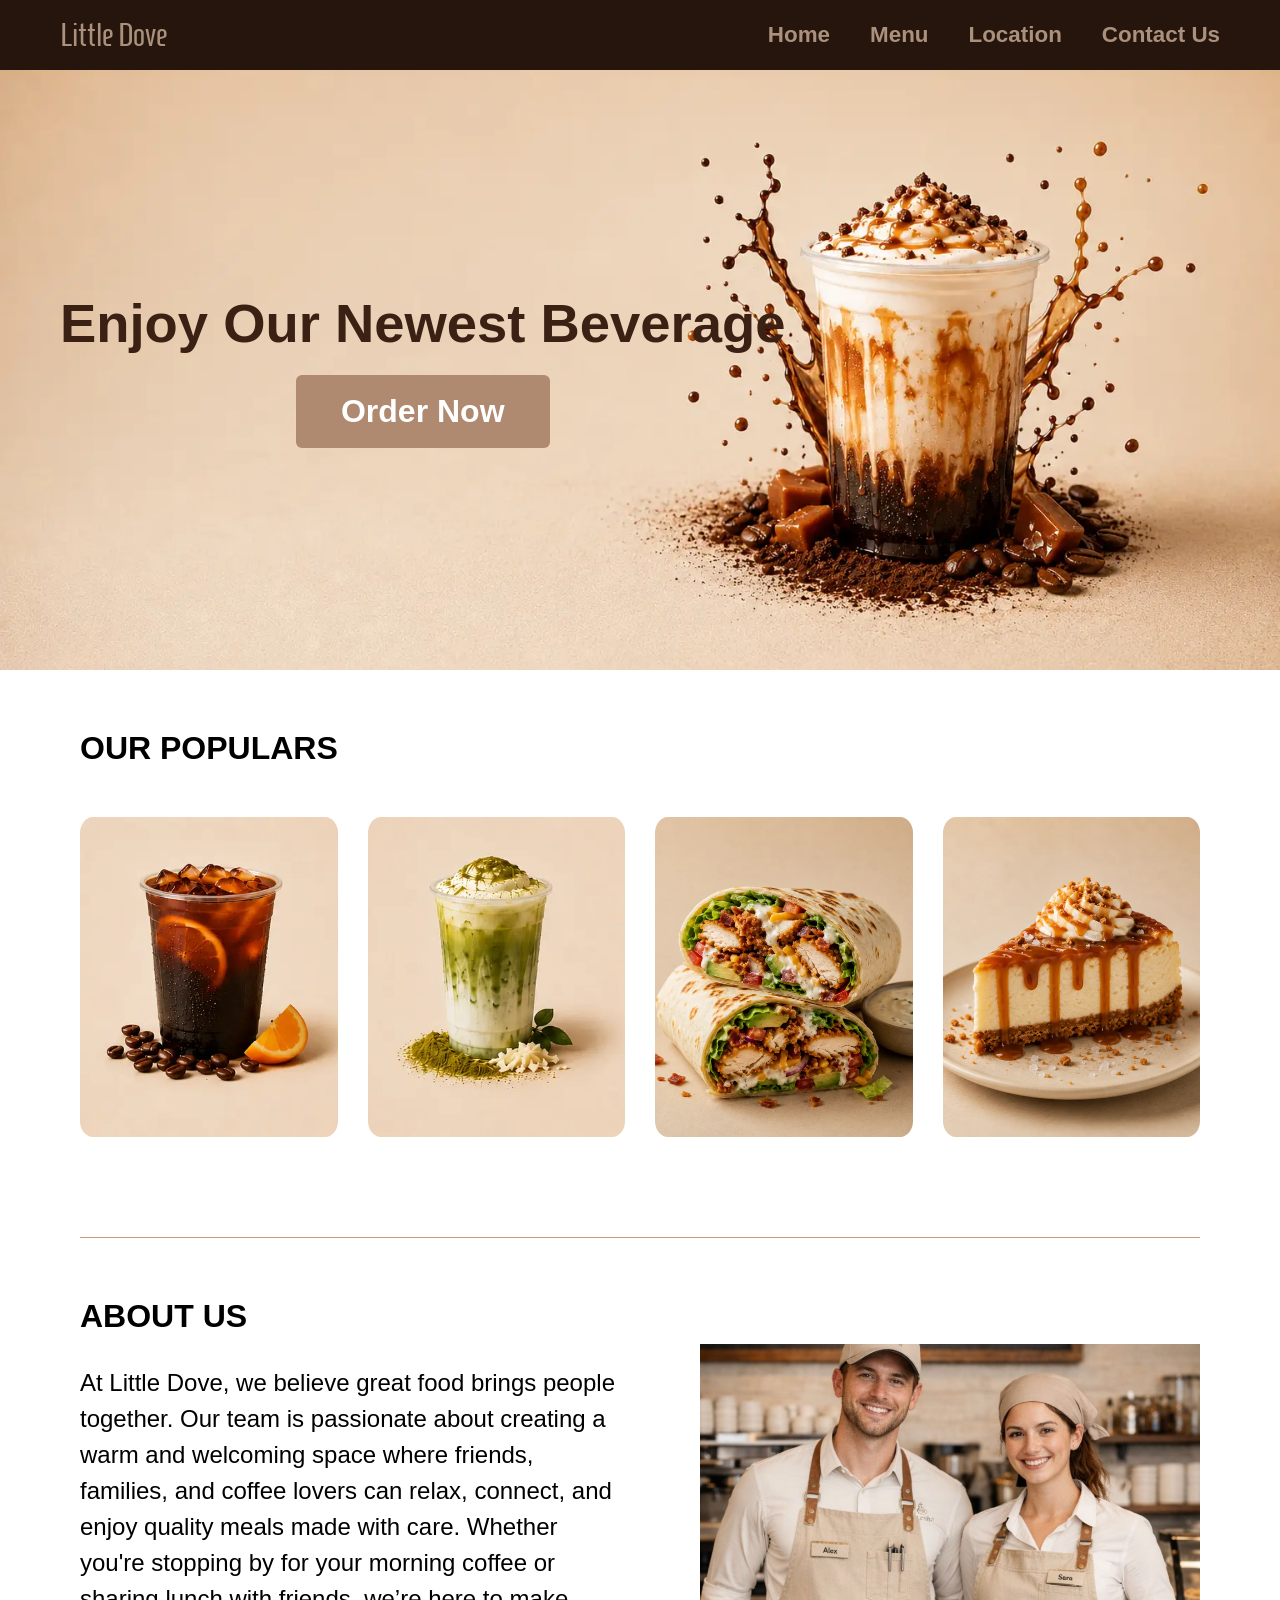
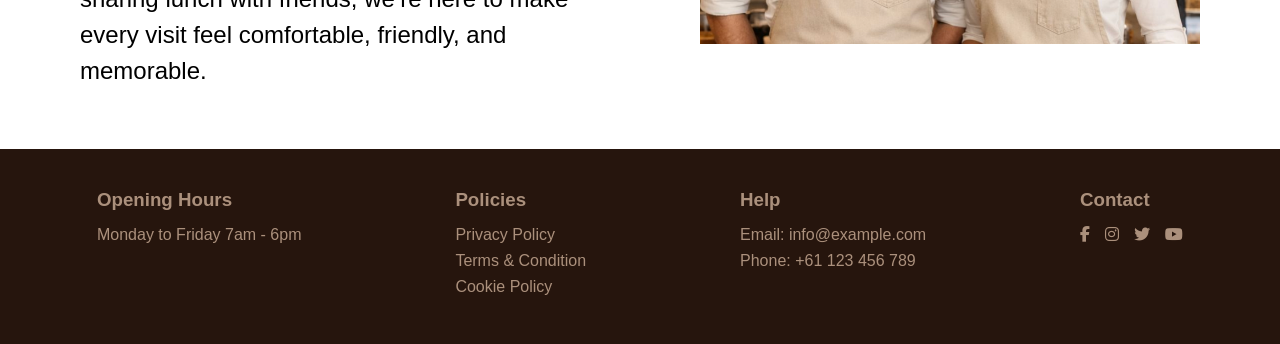
<file: index.html>
<!DOCTYPE html>
<html lang="en">
 <meta charset="UTF-8">
  <meta name="description" content="Littel Dove is a cosy local cafe in Moorabbin serving coffee, parteies, breakfast, desserts and fresh cafe meals.">
  <meta name="viewport" content="width=device-width, initial-scale=1.0">
    
  <link rel="stylesheet" href="https://cdnjs.cloudflare.com/ajax/libs/font-awesome/6.5.0/css/all.min.css">
  <!-- Google tag (gtag.js) -->
<script async src="https://www.googletagmanager.com/gtag/js?id=G-ELWLPJJBBT"></script>
<script>
  window.dataLayer = window.dataLayer || [];
  function gtag(){dataLayer.push(arguments);}
  gtag('js', new Date());

  gtag('config', 'G-ELWLPJJBBT');
</script>
  <link rel="stylesheet" href="style.css">

  <title>Little Dove Cafe | Best Cafe in Moorabbin</title>
</head>
<body>

  <!-- Navbar -->
  <nav class="navbar">
    <div class="logo">
        <a href="index.html">Little Dove</a>
    </div>

    <div>
      <ul class="nav-links">
        <li><a href="index.html">Home</a></li>
        <li><a href="menu.html">Menu</a></li>
        <li><a href="location.html">Location</a></li> 
        <li><a href="location.html#contact">Contact Us</a></li>
      </ul>
    </div>
 </nav>

  <!-- Hero/call to action -->
  <section class="hero">
    <img src="./img/saltedcaramelfrappe2.webp" alt="New coffee" class="hero-image">
    <div class="hero-overlay">
      <div class="hero-content">
        <h1>Enjoy Our Newest Beverage</h1>
        <p>
          <a href="menu.html" class="hero-button">Order Now</a>
        </p>
      </div>
    </div>
  </section>

  <!-- Main Content -->
  <main class="main-content">

    <!-- Popular Items -->
    <section class="popular">
      <h2>OUR POPULARS</h2>

      <div class="items-grid">
        <div class="item-card"><img src="./img/citrus.webp" alt="Citrus Cold Brew"></div>
        <div class="item-card"><img src="./img/Matcha.webp" alt="Matcha Cream Latte"></div>
        <div class="item-card"><img src="./img/crispychickenwrap.webp" alt="Crsipy Chicken Ranch Wrap"></div>
        <div class="item-card"><img src="./img/saltedcaramelcheesecake.webp" alt="Salted Caramel Cheesecake"></div>
      </div>
    </section>

    <!-- About -->
    <section class="about">
      <div class="about-text">
        <h2>ABOUT US</h2>

        <p> 
          At Little Dove, we believe great food brings people together. Our team is passionate about creating a warm and welcoming space where friends, families, and coffee lovers can relax, connect, and enjoy quality meals made with care. Whether you're stopping by for your morning coffee or sharing lunch with friends, we’re here to make every visit feel comfortable, friendly, and memorable.
        </p>
      </div>

      <div class="about-image">
        <img src="./img/team.webp" alt="Two baristas representing the team">
      </div>
    </section>

  </main>

  <!-- Footer -->
  <footer class="footer">

    <div class="footer-column">
        <h3>Opening Hours</h3>
        <a href="#">Monday to Friday     7am - 6pm</a>
    </div>
    
    <div class="footer-column">
        <h3>Policies</h3>
        <a href="#">Privacy Policy</a>
        <a href="#">Terms & Condition</a>
        <a href="#">Cookie Policy</a>
    </div>

    <div class="footer-column">
        <h3>Help</h3>
        <a href="#">Email: info@example.com</a>
        <a href="#">Phone: +61 123 456 789</a>
    </div>
    
    <div class="footer-column contact">
        <h3>Contact</h3>
        <div class="icons">
              <a href="#"><i class="fab fa-facebook-f"></i></a>
              <a href="https://www.instagram.com/?flo=true" target="_blank"><i class="fab fa-instagram"></i></a>
              <a href="#"><i class="fab fa-twitter"></i></a>
              <a href="#"><i class="fab fa-youtube"></i></a>
        </div>
     </div>
</footer>

</body>
</html>
</file>
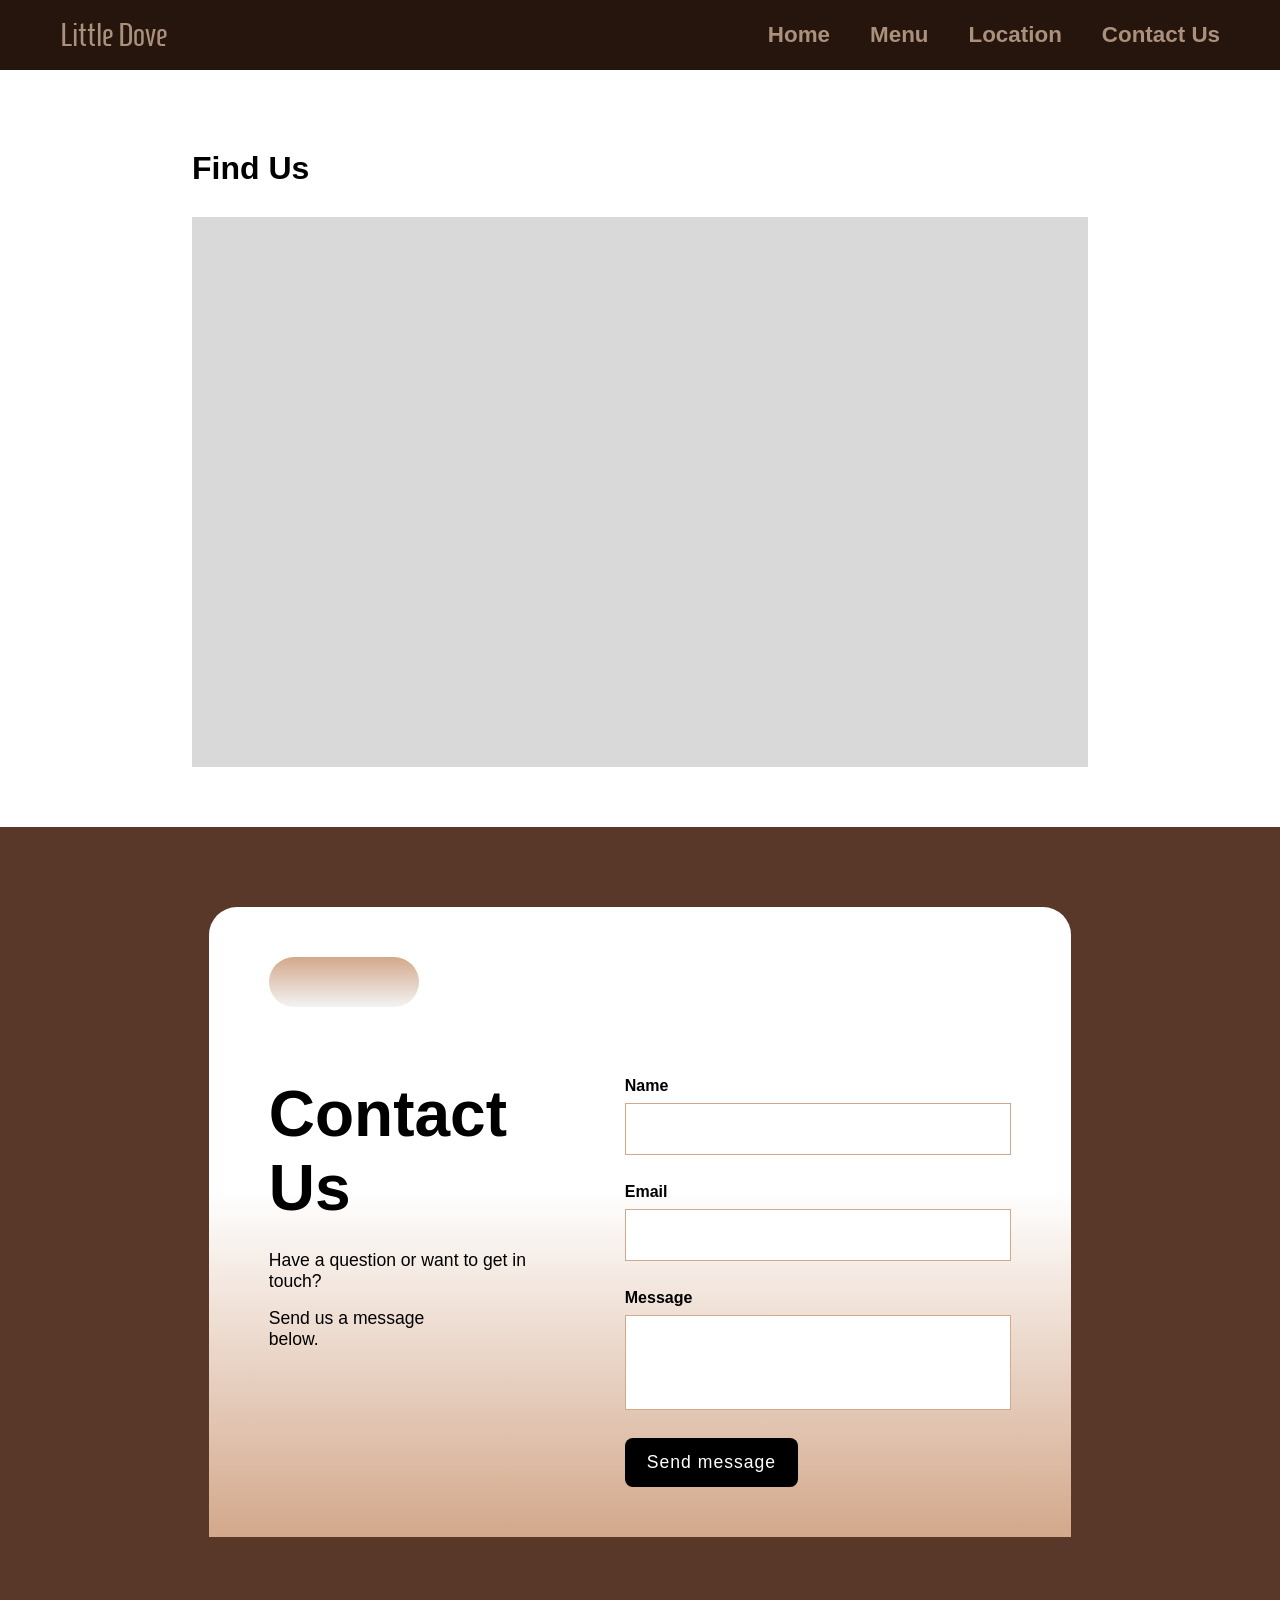
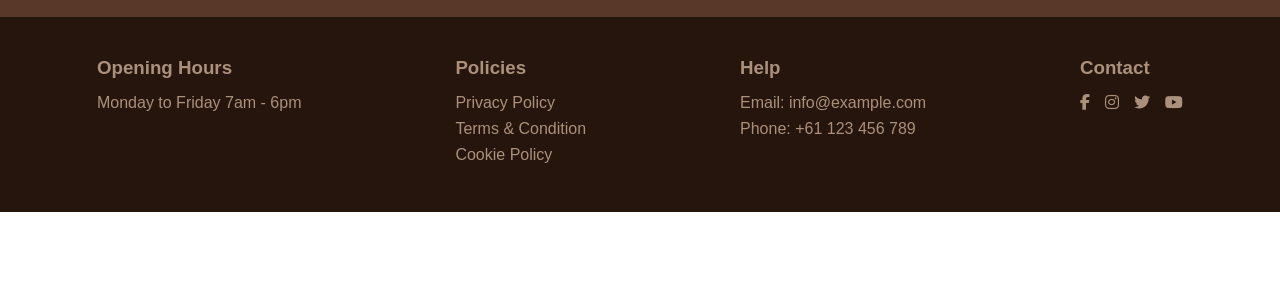
<file: location.html>
<!DOCTYPE html>
<html lang="en">
<head>
  <meta charset="UTF-8">
  <meta name="description" content="Find Little Dove Cafe in Moorabbin. View our location, opening hours and contact details for coffee, breakfast and desserts.">
  <meta name="viewport" content="width=device-width, initial-scale=1.0">
  
  <link rel="stylesheet" href="style.css">
  <link rel="stylesheet" href="https://cdnjs.cloudflare.com/ajax/libs/font-awesome/6.5.0/css/all.min.css">

  <!-- Google tag (gtag.js) -->
<script async src="https://www.googletagmanager.com/gtag/js?id=G-ELWLPJJBBT"></script>
<script>
  window.dataLayer = window.dataLayer || [];
  function gtag(){dataLayer.push(arguments);}
  gtag('js', new Date());

  gtag('config', 'G-ELWLPJJBBT');
</script>
  <title>Little Dove Location | Local cafe Near Me in Moorabbin</title>
</head>
<body>

<!-- NAVIGATION -->
<nav class="navbar">
    <div class="logo">
      <a href="index.html">Little Dove</a>
    </div>

     <div>
       <ul class="nav-links">
        <li><a href="index.html">Home</a></li>
        <li><a href="menu.html">Menu</a></li>
        <li><a href="location.html">Location</a></li> 
        <li><a href="location.html#contact">Contact Us</a></li>
      </ul>
    </div>
  </nav>

<!-- LOCATION -->
<main class="location-page">
    <section class="location-section">
      <h1>Find Us</h1>

      <div class="map-box">
        <iframe
        src="https://www.google.com/maps?q=Moorabin%20VIC&output=embed"
        width="100%"
        height="100%"
        style="border:0;"
        allowfullscreen=""
        loading="lazy">
       </iframe>
     </div>
    </section>


<!-- Contact Form -->
<section class="chat-section" id="contact">
        <div class="chat-card">
           <div class="chat-top">
              <div class="chat-logo"></div>
    </div>

    <div class="chat-content">
      <div class="chat-text">
        <h2>Contact Us</h2>
        <p>Have a question or want to get in touch?</p>
        <p>Send us a message below.</p>
      </div>

      <form class="chat-form">
        <label for="name">Name</label>
        <input type="text" id="name" name="name">

        <label for="email">Email</label>
        <input type="email" id="email" name="email">

        <label for="message">Message</label>
        <textarea id="message" name="message"></textarea>

        <button type="submit">Send message</button>
      </form>
    </div>
  </div>
</section>
  

<!-- Footer -->
 <footer class="footer">

    <div class="footer-column">
        <h3>Opening Hours</h3>
        <a href="#">Monday to Friday     7am - 6pm</a>
    </div>
    
    <div class="footer-column">
        <h3>Policies</h3>
        <a href="#">Privacy Policy</a>
        <a href="#">Terms & Condition</a>
        <a href="#">Cookie Policy</a>
    </div>

    <div class="footer-column">
        <h3>Help</h3>
        <a href="#">Email: info@example.com</a>
        <a href="#">Phone: +61 123 456 789</a>
    </div>
    
    <div class="footer-column contact">
        <h3>Contact</h3>
        <div class="icons">
              <a href="#"><i class="fab fa-facebook-f"></i></a>
              <a href="https://www.instagram.com/?flo=true" target="_blank"><i class="fab fa-instagram"></i></a>
              <a href="#"><i class="fab fa-twitter"></i></a>
              <a href="#"><i class="fab fa-youtube"></i></a>
        </div>
     </div>
</footer>
</body>
</html>
</file>
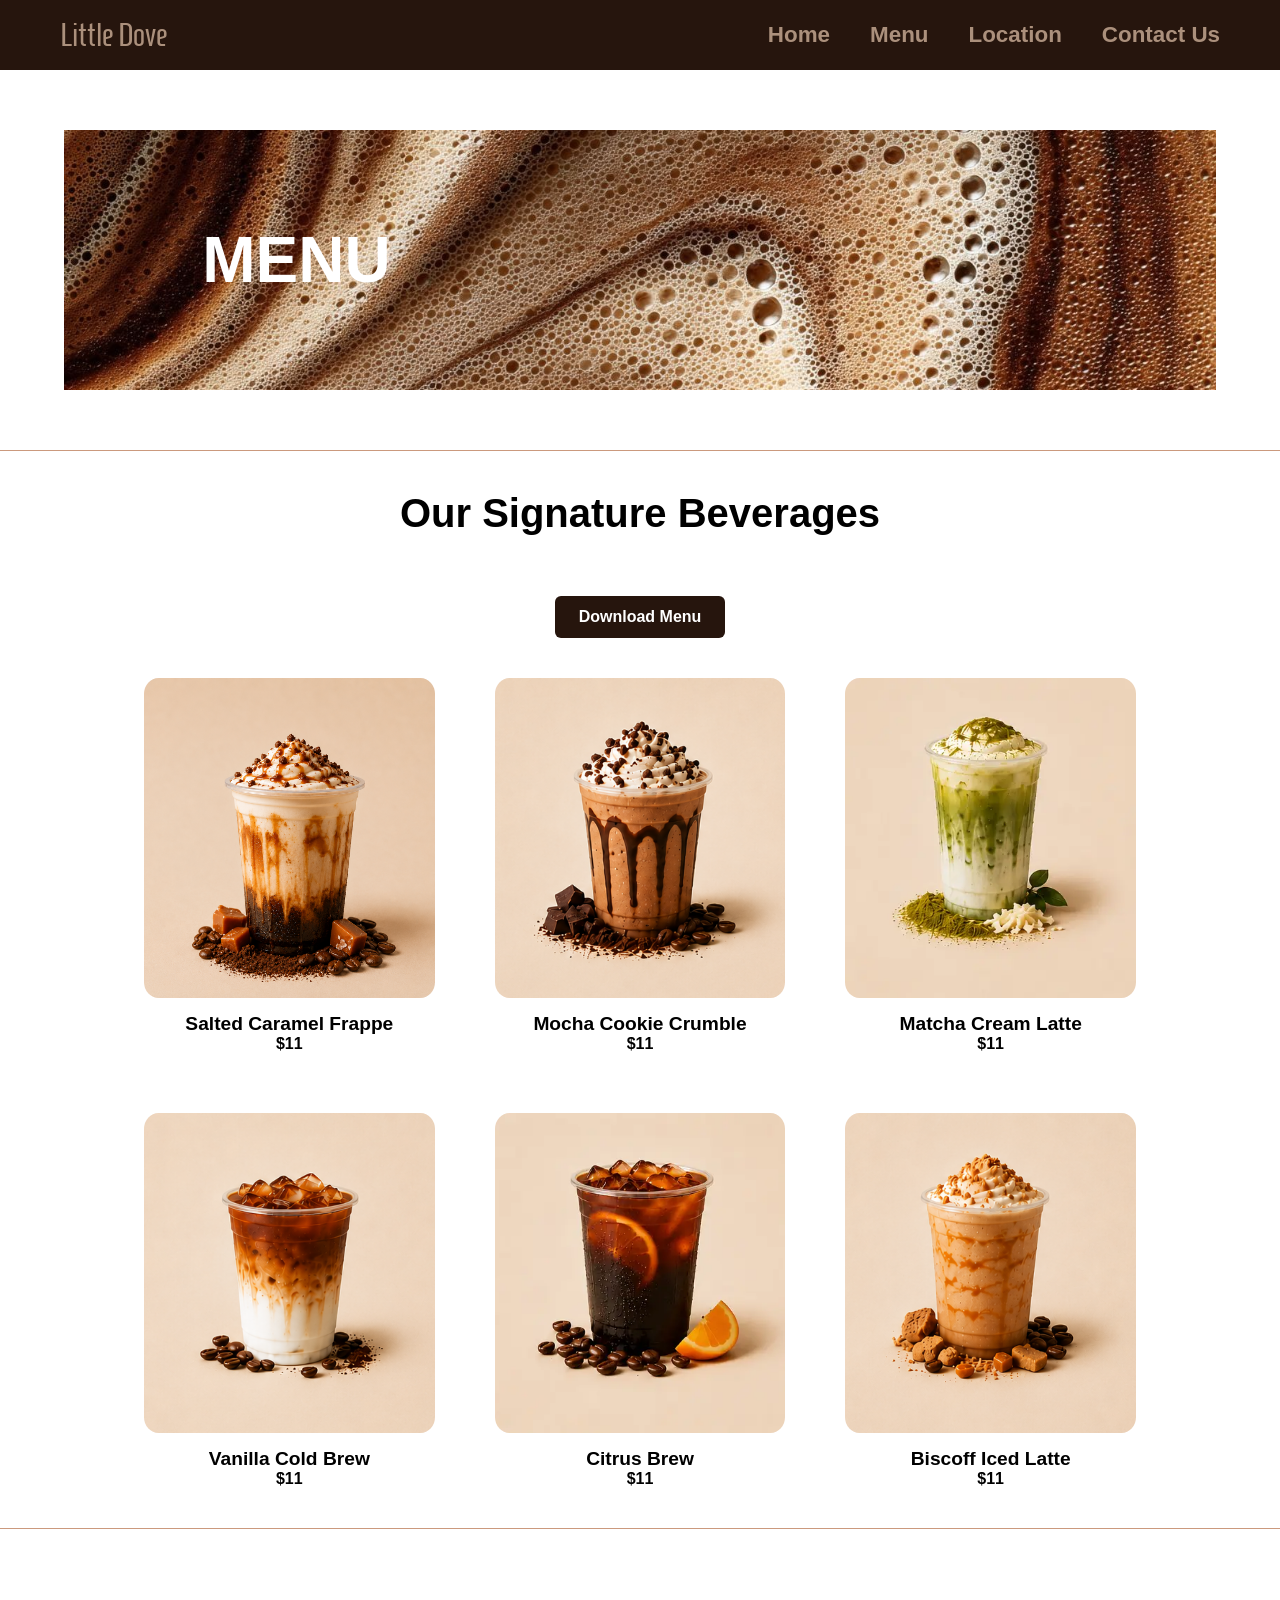
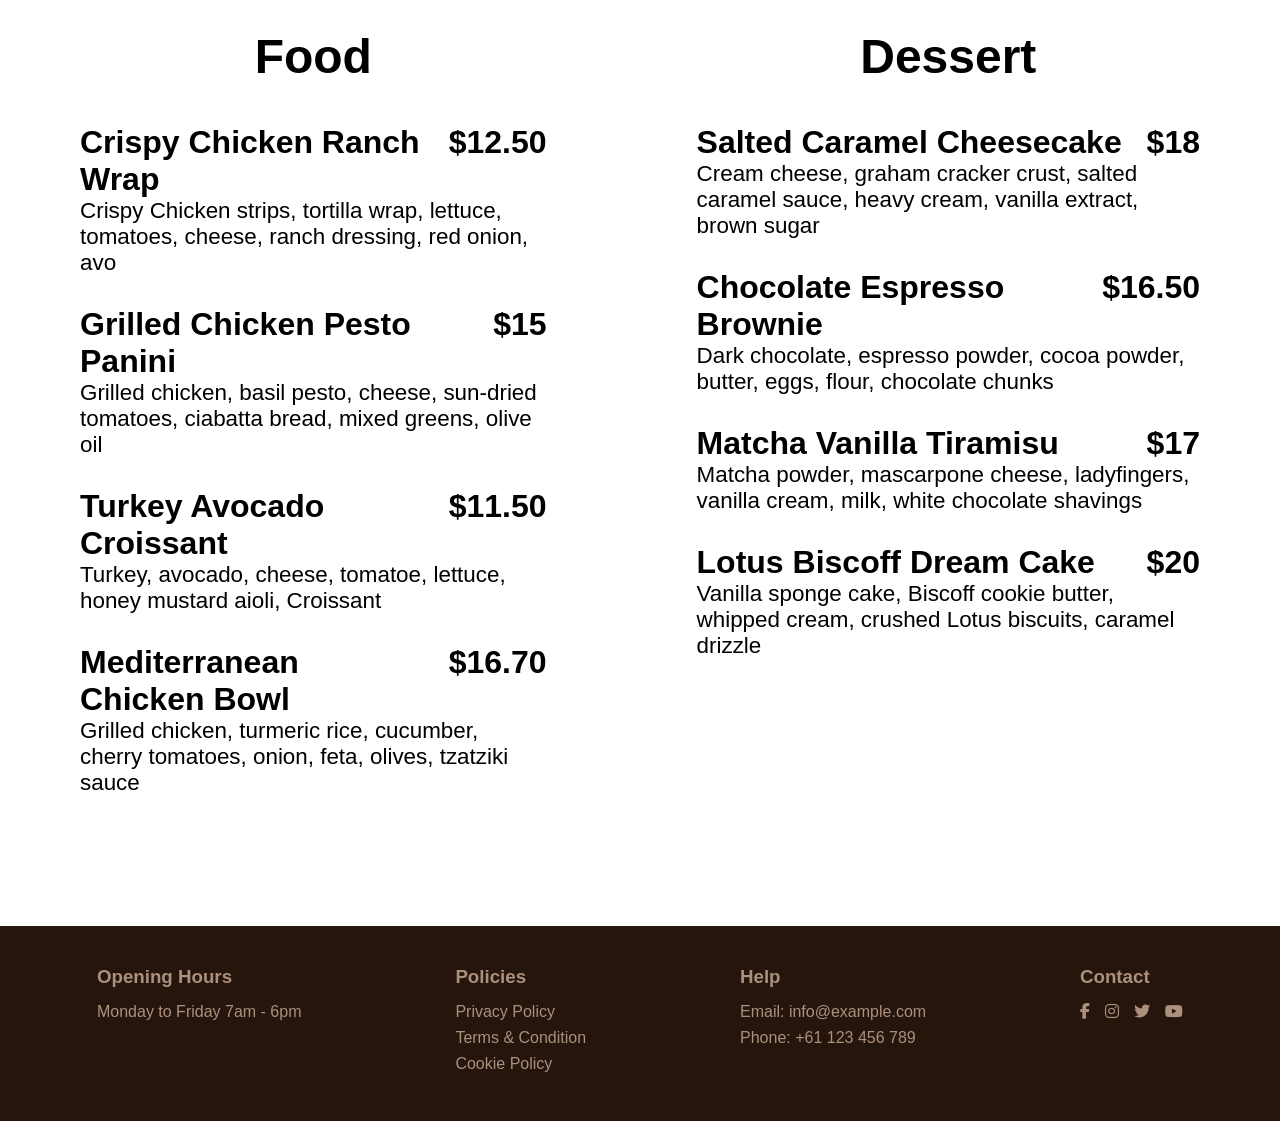
<file: menu.html>
<!DOCTYPE html>
<html lang="en">
<head>

  <meta charset="UTF-8">
  <meta name="description" content="View the Little Dove Moorabbin cafe menu with fresh signature drinks, coffee, food, desserts and pasteries. Best cafe in Moorabbin">
  <meta name="viewport" content="width=device-width, initial-scale=1.0">
  
  <link rel="stylesheet" href="https://cdnjs.cloudflare.com/ajax/libs/font-awesome/6.5.0/css/all.min.css">
  <link rel="stylesheet" href="style.css">

  <title>Little Dove Menu | Coffee and Desserts Moorabbin</title>
</head>
<body>

  <!-- NAVBAR -->
  <nav class="navbar">
    <div class="logo">
        <a href="index.html">Little Dove</a>
    </div>

     <div>
       <ul class="nav-links">
        <li><a href="index.html">Home</a></li>
        <li><a href="menu.html">Menu</a></li>
        <li><a href="location.html">Location</a></li> 
        <li><a href="location.html#contact">Contact Us</a></li>
      </ul>
    </div>
 </nav>

  <!-- HERO -->
  <section class="hero">
    <img src="./img/coffeefoam.jpeg" alt="Flower Coffee Chocolate" class="hero-image">
    <div class="hero-text">MENU</div>
  </section>

  <!-- SIGNATURE BEVERAGES -->
  <section class="beverages">
    <h2>Our Signature Beverages</h2>

   <a href="little-dove-menu.pdf" class="download-menu" download>
  Download Menu
   </a>

 <div class="drink-grid">
   <div class="drink-item">
     <div class="drink-card">
      <img src="./img/saltedcaramelnotext.png" alt="Salted caramel frappe">
    </div>
    <h3>Salted Caramel Frappe</h3>
    <span>$11</span>
  </div>

  <div class="drink-item">
    <div class="drink-card">
      <img src="./img/mocha.png" alt="Mocha cookie crumble">
    </div>
    <h3>Mocha Cookie Crumble</h3>
    <span>$11</span>
  </div>

  <div class="drink-item">
    <div class="drink-card">
      <img src="./img/Matcha.webp" alt="Matcha Cream Latte">
    </div>
    <h3>Matcha Cream Latte</h3>
    <span>$11</span>
  </div>

  <div class="drink-item">
    <div class="drink-card">
      <img src="./img/vanillacoldbrew.png" alt="Vanilla cold brew">
    </div>
    <h3>Vanilla Cold Brew</h3>
    <span>$11</span>
  </div>

  <div class="drink-item">
    <div class="drink-card">
      <img src="./img/citrus.webp" alt="Citrus brew">
    </div>
    <h3>Citrus Brew</h3>
    <span>$11</span>
  </div>

  <div class="drink-item">
    <div class="drink-card">
      <img src="./img/biscoffe.png" alt="Biscoff iced latte">
    </div>
    <h3>Biscoff Iced Latte</h3>
    <span>$11</span>
   </div>
 </div>
</section>

  <!-- MENU LIST -->
  <section class="menu-section">

    <div class="menu-column">
      <h2>Food</h2>
       <div class="menu-item">
        <div class="menu-item-heading">
            <h3>Crispy Chicken Ranch Wrap</h3>
            <span>$12.50</span>
        </div>
        <p>Crispy Chicken strips, tortilla wrap, lettuce, tomatoes, cheese, ranch dressing, red onion, avo</p>
     </div>

      <div class="menu-item">
        <div class="menu-item-heading">
            <h3>Grilled Chicken Pesto Panini</h3>
            <span>$15</span>
        </div>
        <p>Grilled chicken, basil pesto, cheese, sun-dried tomatoes, ciabatta bread, mixed greens, olive oil</p>
     </div>

     <div class="menu-item">
        <div class="menu-item-heading">
            <h3>Turkey Avocado Croissant</h3>
            <span>$11.50</span>
        </div>
        <p>Turkey, avocado, cheese, tomatoe, lettuce, honey mustard aioli, Croissant</p>
     </div>

     <div class="menu-item">
        <div class="menu-item-heading">
            <h3>Mediterranean Chicken Bowl</h3>
            <span>$16.70</span>
        </div>
        <p>Grilled chicken, turmeric rice, cucumber, cherry tomatoes, onion, feta, olives, tzatziki sauce</p>
     </div>
    </div>

    <div class="menu-column">
      <h2>Dessert</h2>

       <div class="menu-item">
        <div class="menu-item-heading">
            <h3>Salted Caramel Cheesecake</h3>
            <span>$18</span>
        </div>
        <p>Cream cheese, graham cracker crust, salted caramel sauce, heavy cream, vanilla extract, brown sugar</p>
     </div>

       <div class="menu-item">
        <div class="menu-item-heading">
            <h3>Chocolate Espresso Brownie</h3>
            <span>$16.50</span>
        </div>
        <p>Dark chocolate, espresso powder, cocoa powder, butter, eggs, flour, chocolate chunks</p>
     </div>

       <div class="menu-item">
        <div class="menu-item-heading">
            <h3>Matcha Vanilla Tiramisu</h3>
            <span>$17</span>
        </div>
        <p>Matcha powder, mascarpone cheese, ladyfingers, vanilla cream, milk, white chocolate shavings</p>
     </div>

     <div class="menu-item">
        <div class="menu-item-heading">
            <h3>Lotus Biscoff Dream Cake</h3>
            <span>$20</span>
        </div>
        <p>Vanilla sponge cake, Biscoff cookie butter, whipped cream, crushed Lotus biscuits, caramel drizzle</p>
     </div>
    </div>

  </section>

  <!-- FOOTER -->
  <footer class="footer">

    <div class="footer-column">
        <h3>Opening Hours</h3>
        <a href="#">Monday to Friday     7am - 6pm</a>
    </div>
    
    <div class="footer-column">
        <h3>Policies</h3>
        <a href="#">Privacy Policy</a>
        <a href="#">Terms & Condition</a>
        <a href="#">Cookie Policy</a>
    </div>

    <div class="footer-column">
        <h3>Help</h3>
        <a href="#">Email: info@example.com</a>
        <a href="#">Phone: +61 123 456 789</a>
    </div>
    
    <div class="footer-column contact">
        <h3>Contact</h3>
        <div class="icons">
              <a href="#"><i class="fab fa-facebook-f"></i></a>
              <a href="https://www.instagram.com/?flo=true" target="_blank"><i class="fab fa-instagram"></i></a>
              <a href="#"><i class="fab fa-twitter"></i></a>
              <a href="#"><i class="fab fa-youtube"></i></a>
        </div>
     </div>
</footer>

</body>

</html>
</file>
<file: style.css>
@import url("https://fonts.googleapis.com/css2?family=Homenaje&display=swap");

/* BASE STYLES */

* {
  margin: 0;
  padding: 0;
  box-sizing: border-box;
}

body {
  font-family: Arial, Helvetica, sans-serif;
  background: #ffffff;
  color: #000;
}

html {
    scroll-behavior: smooth;
}


.about,
.beverages,
.menu-section {
  border-top: 1px solid #cb997d;
  padding-top: 60px;
}

/* NAVIGATION */

.navbar {
  height: 70px;
  background: #26150d;
  display: flex;
  justify-content: space-between;
  align-items: center;
  padding: 0 60px;
}

.logo a {
  text-decoration: none;
  color: #ab907c;
  font-family: "Homenaje", sans-serif;
  font-size: 2rem;
  font-weight: 400;
}

.nav-links {
  display: flex;
  list-style: none;
  gap: 40px;
}

.nav-links a {
  text-decoration: none;
  color: #ab907c;
  font-size: 1.4rem;
  font-weight: bold;
}

/* Hero */
.hero {
  position: relative;
  overflow: hidden;
}
.hero-image {
  width: 100%;
  height: 100%;
  object-fit: cover;
  position: absolute;
  top: 0;
  left: 0;
}

.hero-button {
  display: inline-block;
  padding: 18px 45px;
  background: #af8970;
  color: #fff;
  text-decoration: none;
  font-size: 2rem;
  font-weight: bold;
  border-radius: 6px;
}
.hero-button:hover {
  background: #b9937a;
}

.hero:has(.hero-overlay) {
  height: 600px;
  background: #d9d9d9;
}
.hero-overlay {
  width: 100%;
  height: 100%;
  display: flex;
  align-items: center;
}
.hero-content {
  margin-left: 60px;
  margin-right: auto;
  z-index: 2;
  text-align: left;
}
.hero-content h1 {
  color: #3b2014;
  font-size: 3.4rem;
  font-weight: 900;
  margin-bottom: 20px;
}
.hero-content p {
  font-weight: bold;
  text-align: center;
}

/* Main */
.main-content {
  padding: 60px 80px;
}

.popular h2 {
  font-size: 2rem;
  margin-bottom: 50px;
}

/* Popular Items */
.items-grid {
  display: flex;
  justify-content: space-between;
  gap: 30px;
  margin-bottom: 100px;
}
.item-card {
  width: 350px;
  height: 320px;
  overflow: hidden;
  border-radius: 5%;
}
.items-grid :hover {
    transform: translateY(-5px);
    transition: 0.3s;
}
.item-card img {
  width: 100%;
  height: 100%;
  object-fit: cover;
}

/* About Us */
.about {
  display: flex;
  justify-content: space-between;
  align-items: center;
  gap: 80px;
}
.about-text {
  flex: 1;
}
.about-text h2 {
  font-size: 2rem;
  margin-bottom: 30px;
}
.about-text p {
  font-size: 1.5rem;
  line-height: 1.5;
  max-width: 700px;
}
.about-image {
  width: 500px;
  height: 300px;
  background: #d3d3d3;
  position: relative;
  overflow: hidden;
}
.about-image img {
  width: 100%;
  height: 100%;
  object-fit: cover;
}

/* MENU PAGE */
.hero:has(.hero-text) {
  width: 90%;
  height: 260px;
  margin: 60px auto;
}

.hero-text {
  position: absolute;
  top: 50%;
  left: 12%;
  transform: translateY(-50%);
  color: #ffffff;
  font-size: 4rem;
  font-weight: bold;
}

/* Beverages */
.beverages {
  text-align: center;
  padding: 40px 20px;
}
.beverages h2 {
  font-size: 2.5rem;
  margin-bottom: 60px;
}

/* Our Signature Beverage */
.drink-grid {
  display: grid;
  grid-template-columns: repeat(3, 1fr);
  gap: 60px;
  width: 80%;
  margin: auto;
}
.drink-grid :hover {
    transform: translateY(-5px);
    transition: 0.3s;
}
.drink-item {
  text-align: center;
}
.drink-item h3 {
  margin-top: 15px;
  font-size: 1.2rem;
}
.drink-item span {
    font-size: 1rem;
    font-weight: bold;
}
.drink-card {
  height: 320px;
  display: flex;
  justify-content: center;
  align-items: center;
  overflow: hidden;
  border-radius: 5%;
}
.drink-card img {
  width: 100%;
  height: 100%;
  object-fit: cover;
}
.drink-card h3 {
  font-size: 1.2rem;
  text-align: center;
}

.download-menu {
  display: inline-block;
  margin-bottom: 40px;
  padding: 12px 24px;
  background: #26150d;
  color: #fff;
  text-decoration: none;
  border-radius: 6px;
  font-weight: bold;
}

.download-menu:hover {
  background: #4a2a1a;
}

/* Menu Section */
.menu-section {
  display: flex;
  justify-content: center;
  gap: 150px;
  padding: 100px 80px;
}
.menu-column h2 {
  text-align: center;
  font-size: 3rem;
  margin-bottom: 40px;
}
.menu-item {
  margin-bottom: 30px;
}
.menu-item-heading {
  display: flex;
  justify-content: space-between;
  gap: 20px;
}
.menu-item-heading span {
  font-size: 2rem;
  font-weight: bold;
}
.menu-item h3 {
  font-size: 2rem;
  font-weight: bold;
}
.menu-item p {
  font-size: 1.4rem;
}

/* LOCATION */
.location-page {
  padding: 80px 0;
}

.location-section,
.contact-section,
.faq-section {
  width: 70%;
  max-width: 900px;
  margin: 0 auto;
}
.location-section h1 {
  font-size: 2rem;
  margin-bottom: 30px;
}

/* Location Grid */
.map-box {
  width: 100%;
  height: 550px;
  background: #d9d9d9;
  margin-bottom: 60px;
}

/* Contact Form */
.chat-section {
  min-height: 650px;
  background: #593829;
  display: flex;
  justify-content: center;
  align-items: center;
  padding: 80px 24px;
}

.chat-card {
  width: 70%;
  max-width: 1100px;
  min-height: 560px;
  background: linear-gradient(to bottom, #fff 45%, #D3A88B 100%);
  border-radius: 28px 28px 0 0;
  padding: 50px 60px;
}

.chat-top {
  display: flex;
  justify-content: space-between;
  align-items: center;
  margin-bottom: 70px;
}

.chat-logo {
  width: 150px;
  height: 50px;
  border-radius: 30px;
  background: linear-gradient(to bottom, #D3A88B, #f3f3f3);
}

.chat-content {
  display: grid;
  grid-template-columns: 1fr 1.4fr;
  gap: 80px;
}

.chat-text h2 {
  font-size: 4rem;
  margin-bottom: 25px;
}

.chat-text p {
  color: #000;
  background: none;
  width: auto;
  height: auto;
  margin-bottom: 16px;
  font-size: 1.1rem;
}

.chat-text p:last-child {
  width: 60%;
}

.chat-form {
  display: flex;
  flex-direction: column;
}

.chat-form label {
  color: #000;
  background: none;
  width: auto;
  height: auto;
  border-radius: 0;
  margin-bottom: 8px;
  font-weight: bold;
}
.chat-form input,
.chat-form textarea {
  width: 100%;
  border: 1px solid #D3A88B;
  background: #fff;
  padding: 12px;
  font-size: 1rem;
  margin-bottom: 28px;
  font-family: Arial, Helvetica, sans-serif;
}

.chat-form input {
  height: 52px;
}

.chat-form textarea {
  height: 95px;
  resize: none;
}

.chat-form button {
  width: fit-content;
  padding: 14px 22px;
  border: none;
  border-radius: 8px;
  background: #000;
  color: #fff;
  font-size: 1.1rem;
  letter-spacing: 1px;
  cursor: pointer;
}

.chat-form button:hover {
  background: #333;
}

/* FOOTER */

.footer {
  background: #26150d;
  color: #ab907c;
  display: flex;
  justify-content: space-around;
  padding: 40px 20px;
}

.footer-column h3 {
  margin-bottom: 15px;
}

.footer-column a {
  display: flex;
  flex-direction: column;
  text-decoration: none;
  color: #ab907c;
  margin-bottom: 8px;
}

.footer-column a:hover {
  text-decoration: underline;
}

.icons {
    display: flex;
    justify-content: center;
    gap: 15px;
    align-items: center;
}

/* RESPONSIVE */
@media (max-width: 900px) {
  .navbar {
    flex-direction: column;
    height: auto;
    padding: 20px;
    gap: 20px;
  }

  .nav-links {
    flex-wrap: wrap;
    justify-content: center;
  }

  .hero-content h1 {
    font-size: 3rem;
  }

  .items-grid {
    flex-wrap: wrap;
    justify-content: center;
  }

  .about {
    flex-direction: column;
  }

  .about-image {
    width: 100%;
    max-width: 500px;
  }

  .drink-grid {
    grid-template-columns: repeat(2, 1fr);
    gap: 30px;
  }

  .menu-section {
    flex-direction: column;
    gap: 60px;
    padding: 60px 40px;
  }

  .footer {
    flex-direction: column;
    align-items: center;
    text-align: center;
  }
}

@media (max-width: 600px) {
  .main-content {
    padding: 40px 24px;
  }

  .hero-content {
    margin-left: 24px;
  }

  .hero-content h1,
  .hero-text {
    font-size: 2.5rem;
  }

  .drink-grid {
    grid-template-columns: 1fr;
  }
}

@media (max-width: 800px) {
  .chat-card {
    width: 95%;
    padding: 40px 28px;
  }

  .chat-content {
    grid-template-columns: 1fr;
    gap: 40px;
  }

  .chat-text h2 {
    font-size: 3rem;
  }

  .chat-dots {
    gap: 12px;
  }

  .chat-dots span {
    width: 34px;
  }
}
</file>
